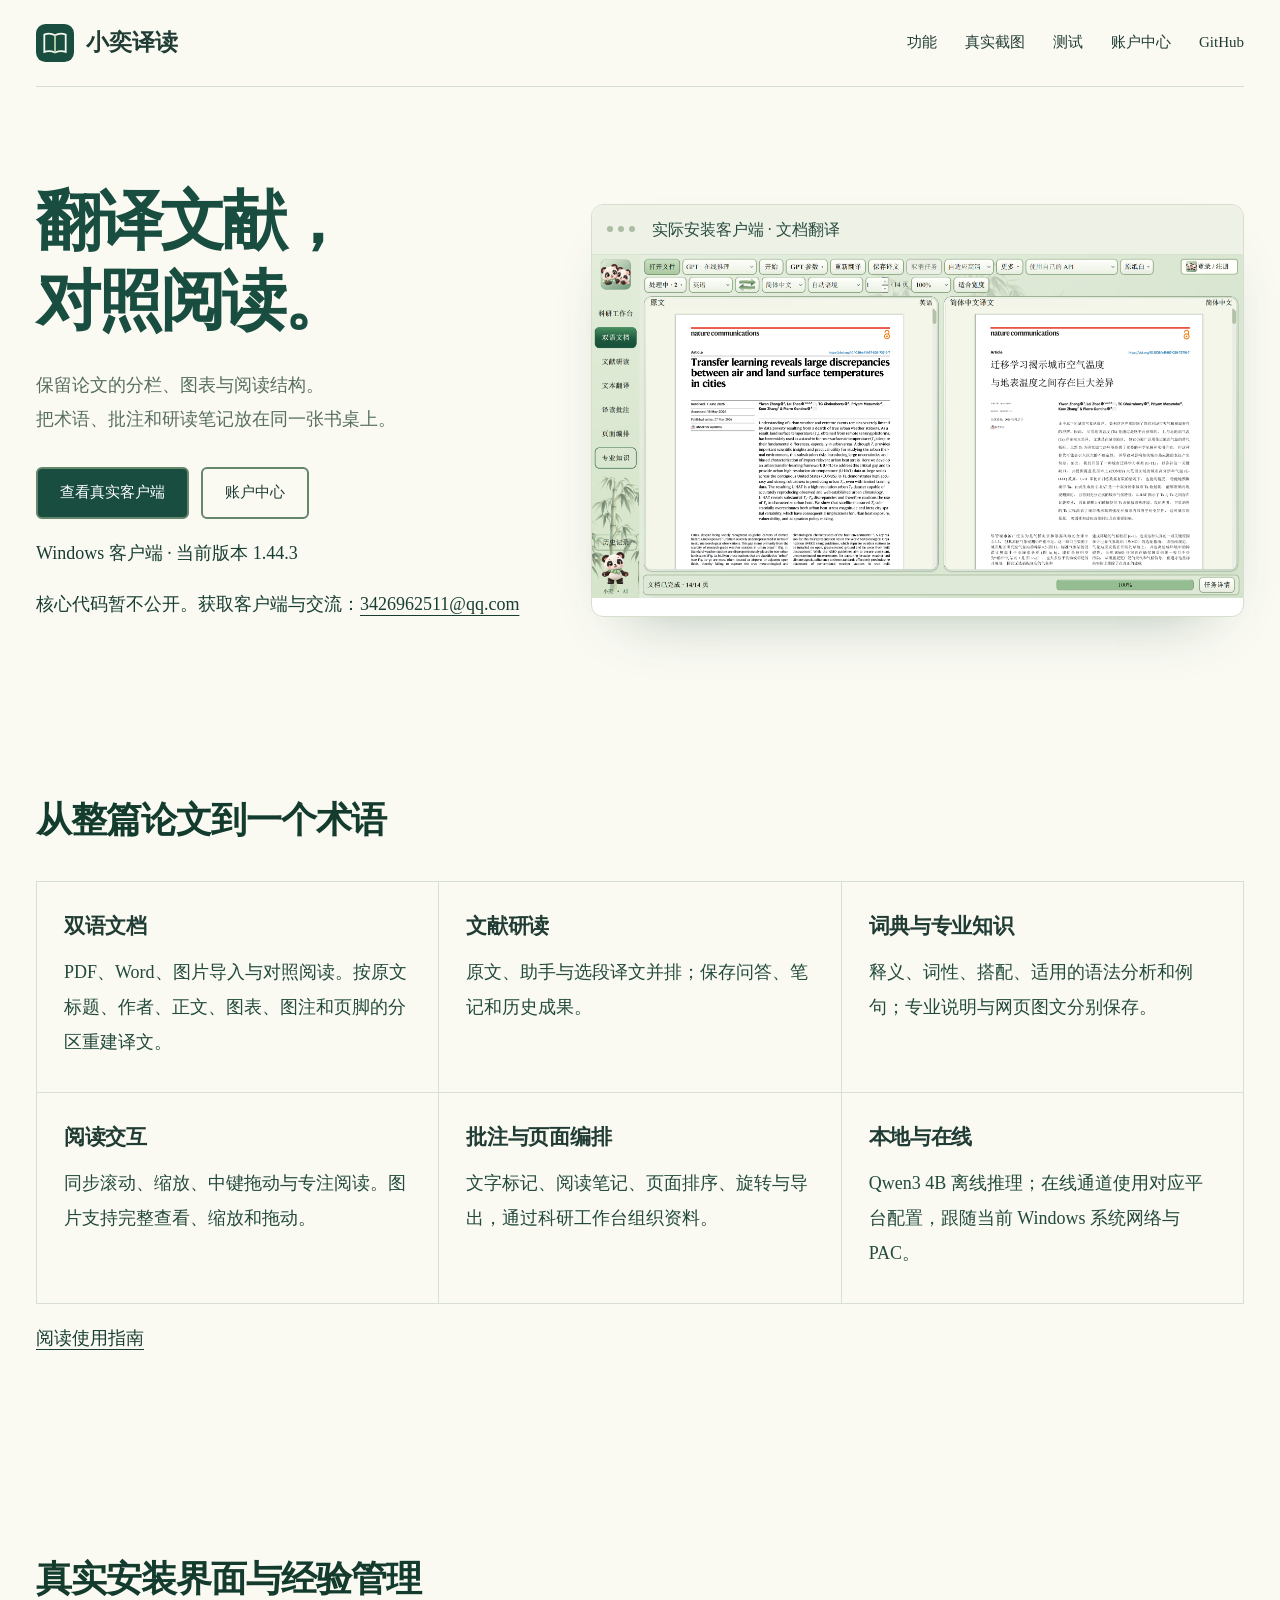
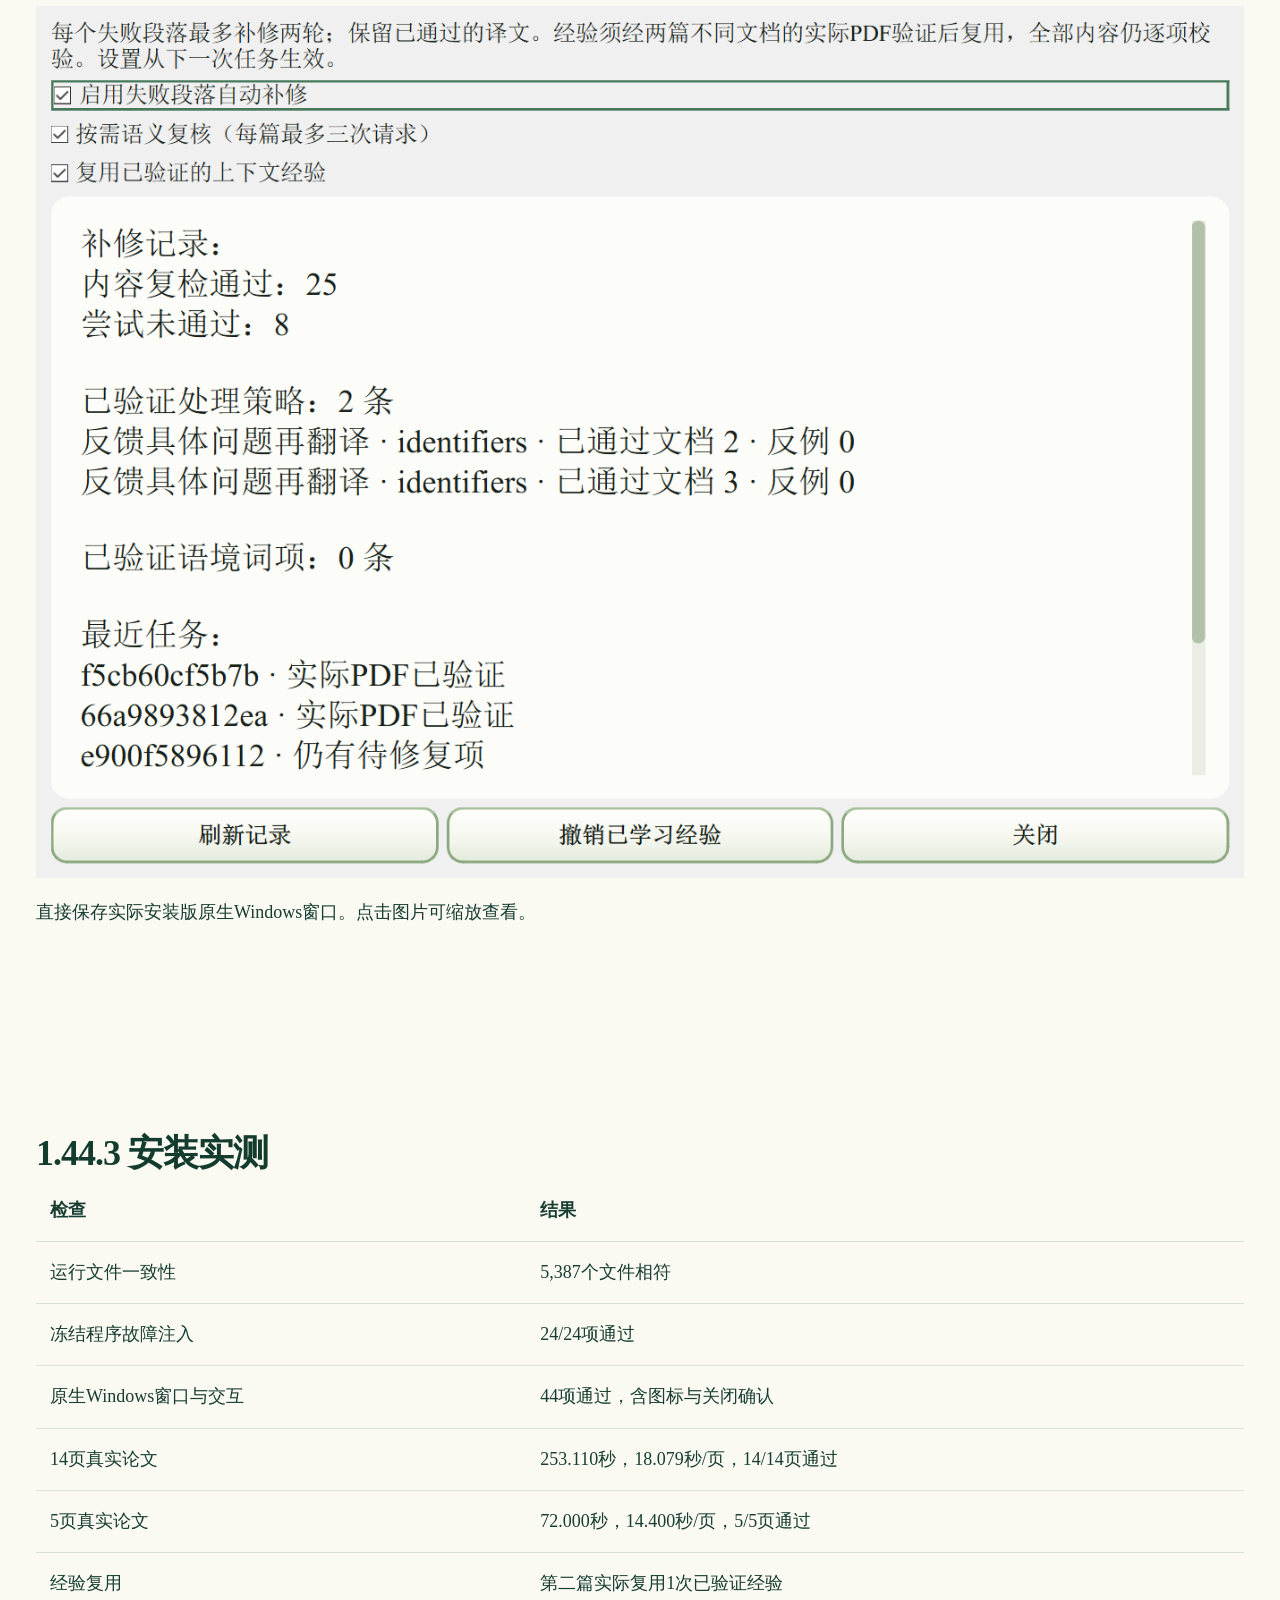
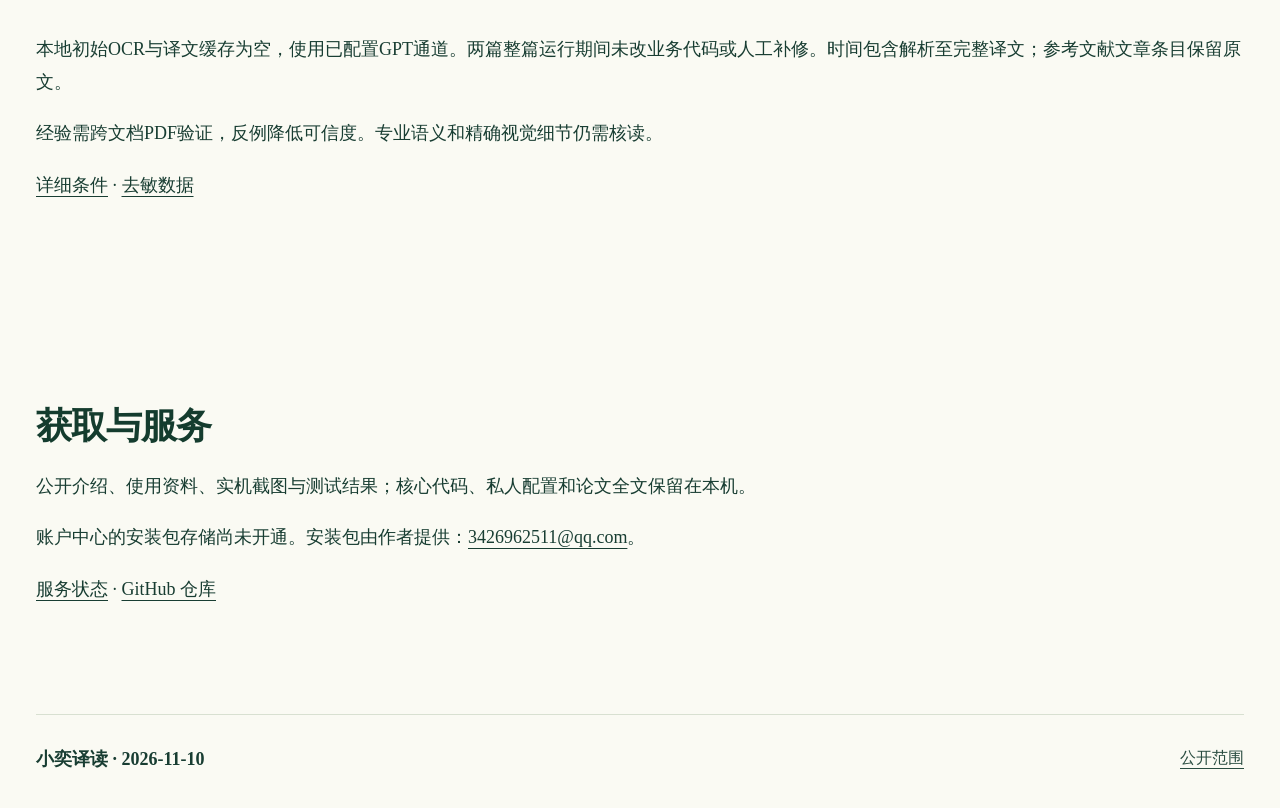
<file: docs/index.html>
<!doctype html>
<html lang="zh-CN"><head><meta charset="utf-8"><meta name="viewport" content="width=device-width,initial-scale=1"><title>小奕译读 · 文献翻译与双语阅读</title><meta name="description" content="Windows双语文献阅读、PDF翻译、专业知识、实机截图与实际测试记录。"><link rel="icon" href="assets/favicon.svg" type="image/svg+xml"><link rel="stylesheet" href="site.css"><script defer src="site.js"></script></head>
<body><a class="skip" href="#main">跳转到正文</a><header><a class="brand" href="./"><img src="assets/favicon.svg" width="38" height="38" alt=""><span>小奕译读</span></a><nav aria-label="主要导航"><a href="#features">功能</a><a href="#gallery">真实截图</a><a href="#results">测试</a><a href="https://xiaoyi-accounts.xiaoyi-account-deployment.workers.dev/">账户中心</a><a href="https://github.com/syj3426962511-glitch/xiaoyi-reader">GitHub</a></nav></header>
<main id="main"><section class="hero wrap"><div class="hero-copy"><h1>翻译文献，<br>对照阅读。</h1><p class="lead">保留论文的分栏、图表与阅读结构。<br>把术语、批注和研读笔记放在同一张书桌上。</p><div class="actions"><a class="button primary" href="#gallery">查看真实客户端</a><a class="button secondary" href="https://xiaoyi-accounts.xiaoyi-account-deployment.workers.dev/">账户中心</a></div><p>Windows 客户端 · 当前版本 1.44.3</p><p>核心代码暂不公开。获取客户端与交流：<a href="mailto:3426962511@qq.com">3426962511@qq.com</a></p></div><div class="hero-visual"><div class="window-bar"><span></span><span></span><span></span><p>实际安装客户端 · 文档翻译</p></div><button class="image-button" data-image="assets/06-installed-1.44.3-document.png" data-title="1.44.3实际安装客户端 · 文档翻译"><img src="assets/06-installed-1.44.3-document.png" alt="1.44.3实际安装客户端的双语文档页面" fetchpriority="high"></button></div></section>
<section class="wrap section" id="features"><div class="section-head"><h2>从整篇论文到一个术语</h2></div><div class="features">
<article class="feature"><h3>双语文档</h3><p>PDF、Word、图片导入与对照阅读。按原文标题、作者、正文、图表、图注和页脚的分区重建译文。</p></article>
<article class="feature"><h3>文献研读</h3><p>原文、助手与选段译文并排；保存问答、笔记和历史成果。</p></article>
<article class="feature"><h3>词典与专业知识</h3><p>释义、词性、搭配、适用的语法分析和例句；专业说明与网页图文分别保存。</p></article>
<article class="feature"><h3>阅读交互</h3><p>同步滚动、缩放、中键拖动与专注阅读。图片支持完整查看、缩放和拖动。</p></article>
<article class="feature"><h3>批注与页面编排</h3><p>文字标记、阅读笔记、页面排序、旋转与导出，通过科研工作台组织资料。</p></article>
<article class="feature"><h3>本地与在线</h3><p>Qwen3 4B 离线推理；在线通道使用对应平台配置，跟随当前 Windows 系统网络与 PAC。</p></article></div><p><a href="https://github.com/syj3426962511-glitch/xiaoyi-reader/blob/main/guides/USER_GUIDE.md">阅读使用指南</a></p></section>
<section class="wrap section" id="gallery"><h2>真实安装界面与经验管理</h2><button class="image-button" data-image="assets/07-installed-1.44.3-experience.png" data-title="1.44.3 实际经验管理"><img src="assets/07-installed-1.44.3-experience.png" alt="实际客户端的经验管理记录" loading="lazy" style="max-width:100%;height:auto"></button><p>直接保存实际安装版原生Windows窗口。点击图片可缩放查看。</p></section>
<section class="wrap section" id="results"><h2>1.44.3 安装实测</h2><div class="table-scroll"><table><thead><tr><th>检查</th><th>结果</th></tr></thead><tbody><tr><td>运行文件一致性</td><td>5,387个文件相符</td></tr><tr><td>冻结程序故障注入</td><td>24/24项通过</td></tr><tr><td>原生Windows窗口与交互</td><td>44项通过，含图标与关闭确认</td></tr><tr><td>14页真实论文</td><td>253.110秒，18.079秒/页，14/14页通过</td></tr><tr><td>5页真实论文</td><td>72.000秒，14.400秒/页，5/5页通过</td></tr><tr><td>经验复用</td><td>第二篇实际复用1次已验证经验</td></tr></tbody></table></div><p>本地初始OCR与译文缓存为空，使用已配置GPT通道。两篇整篇运行期间未改业务代码或人工补修。时间包含解析至完整译文；参考文献文章条目保留原文。</p><p>经验需跨文档PDF验证，反例降低可信度。专业语义和精确视觉细节仍需核读。</p><p><a href="https://github.com/syj3426962511-glitch/xiaoyi-reader/blob/main/guides/RELEASE-1.44.3.md">详细条件</a> · <a href="results/05-validation-1.44.3.json">去敏数据</a></p></section><section class="wrap section"><h2>获取与服务</h2><p>公开介绍、使用资料、实机截图与测试结果；核心代码、私人配置和论文全文保留在本机。</p><p>账户中心的安装包存储尚未开通。安装包由作者提供：<a href="mailto:3426962511@qq.com">3426962511@qq.com</a>。</p><p><a href="service-status.html">服务状态</a> · <a href="https://github.com/syj3426962511-glitch/xiaoyi-reader">GitHub 仓库</a></p></section></main>
<footer class="wrap"><p>小奕译读 · 2026-11-10</p><a href="https://github.com/syj3426962511-glitch/xiaoyi-reader/blob/main/PUBLICATION_SCOPE.md">公开范围</a></footer>
<dialog id="image-dialog" aria-labelledby="image-title"><div class="viewer-head"><h2 id="image-title">完整图片</h2><div class="viewer-controls"><button type="button" data-zoom="out" aria-label="缩小">−</button><output id="zoom-value">100%</output><button type="button" data-zoom="in" aria-label="放大">+</button><button type="button" id="fit-image">适合窗口</button><button type="button" id="close-image">关闭 ×</button></div></div><div id="image-stage"><img id="viewer-image" alt="" draggable="false"></div></dialog></body></html>
</file>
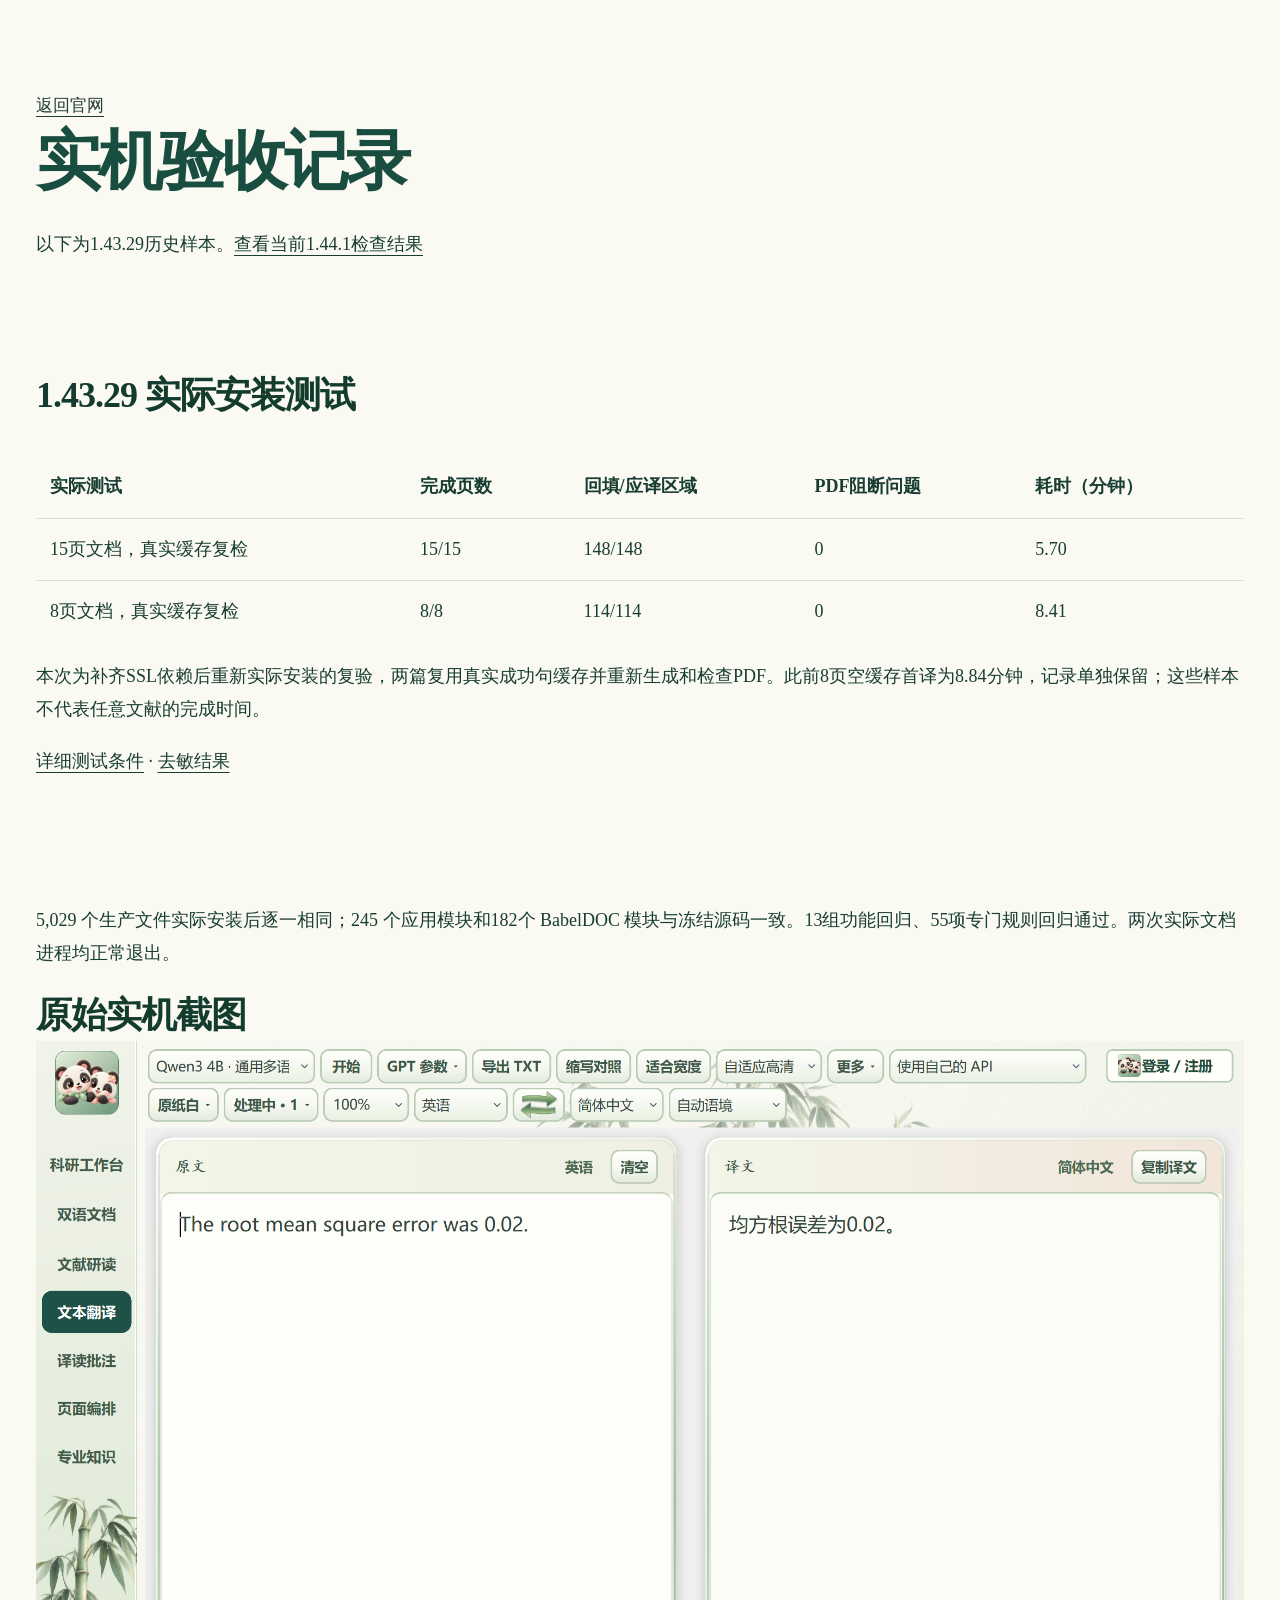
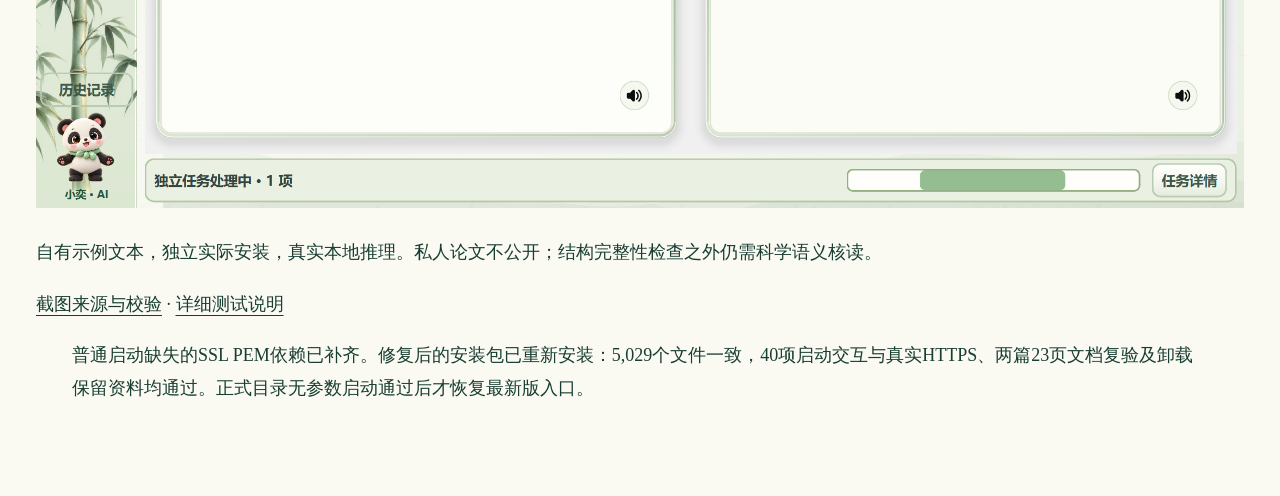
<file: docs/validation/index.html>
<!doctype html><html lang="zh-CN"><head><meta charset="utf-8"><meta name="viewport" content="width=device-width,initial-scale=1"><link rel="stylesheet" href="../site.css"><title>1.43.29 实机验收</title></head><body><main class="wrap section"><a href="../">返回官网</a><h1>实机验收记录</h1><p>以下为1.43.29历史样本。<a href="https://github.com/syj3426962511-glitch/xiaoyi-reader/blob/main/guides/TESTING.md">查看当前1.44.1检查结果</a></p><section class="section" id="results"><div class="section-head"><h2>1.43.29 实际安装测试</h2></div><div class="table-scroll"><table><thead><tr><th>实际测试</th><th>完成页数</th><th>回填/应译区域</th><th>PDF阻断问题</th><th>耗时（分钟）</th></tr></thead><tbody><tr><td>15页文档，真实缓存复检</td><td>15/15</td><td>148/148</td><td>0</td><td>5.70</td></tr><tr><td>8页文档，真实缓存复检</td><td>8/8</td><td>114/114</td><td>0</td><td>8.41</td></tr></tbody></table></div><p>本次为补齐SSL依赖后重新实际安装的复验，两篇复用真实成功句缓存并重新生成和检查PDF。此前8页空缓存首译为8.84分钟，记录单独保留；这些样本不代表任意文献的完成时间。</p><p><a href="./">详细测试条件</a> · <a href="../results/01-validation-1.43.29.json">去敏结果</a></p></section><p>5,029 个生产文件实际安装后逐一相同；245 个应用模块和182个 BabelDOC 模块与冻结源码一致。13组功能回归、55项专门规则回归通过。两次实际文档进程均正常退出。</p><h2>原始实机截图</h2><a href="../assets/01-real-client-1.43.29.png"><img src="../assets/01-real-client-1.43.29.png" alt="1.43.29真实窗口" style="width:100%;height:auto"></a><p>自有示例文本，独立实际安装，真实本地推理。私人论文不公开；结构完整性检查之外仍需科学语义核读。</p><p><a href="../results/02-screenshot-1.43.29.json">截图来源与校验</a> · <a href="https://github.com/syj3426962511-glitch/xiaoyi-reader/blob/main/guides/TESTING.md">详细测试说明</a></p><p class="wrap">普通启动缺失的SSL PEM依赖已补齐。修复后的安装包已重新安装：5,029个文件一致，40项启动交互与真实HTTPS、两篇23页文档复验及卸载保留资料均通过。正式目录无参数启动通过后才恢复最新版入口。</p></main></body></html>
</file>
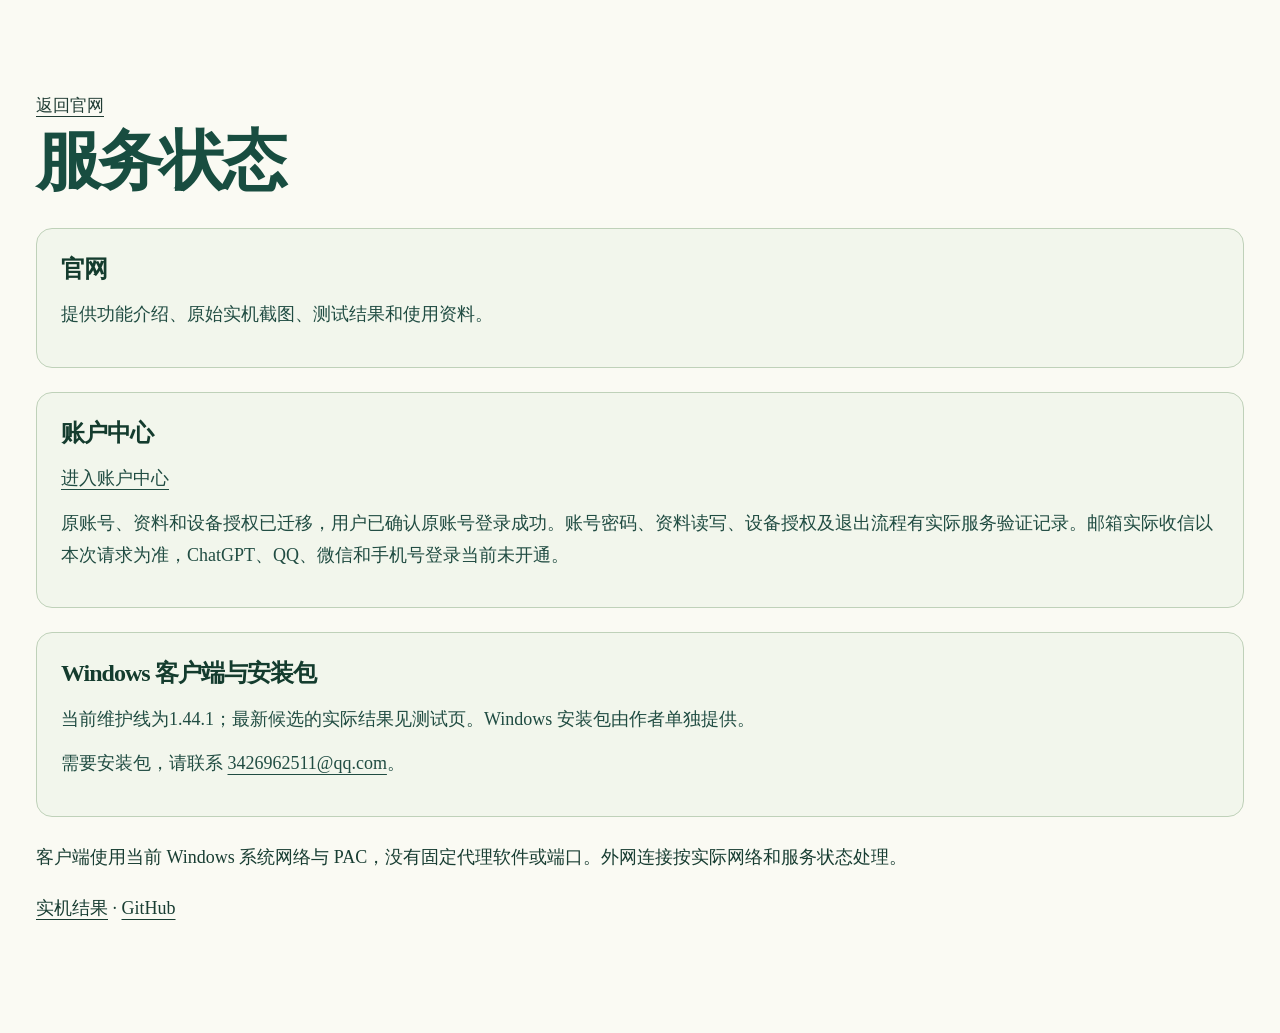
<file: docs/service-status.html>
<!doctype html><html lang="zh-CN"><head><meta charset="utf-8"><meta name="viewport" content="width=device-width,initial-scale=1"><title>小奕译读服务状态</title><link rel="stylesheet" href="site.css"></head><body><main class="wrap section"><a href="./">返回官网</a><h1>服务状态</h1><section class="service-notice"><h2>官网</h2><p>提供功能介绍、原始实机截图、测试结果和使用资料。</p></section><section class="service-notice" id="account"><h2>账户中心</h2><p><a href="https://xiaoyi-accounts.xiaoyi-account-deployment.workers.dev/">进入账户中心</a></p><p>原账号、资料和设备授权已迁移，用户已确认原账号登录成功。账号密码、资料读写、设备授权及退出流程有实际服务验证记录。邮箱实际收信以本次请求为准，ChatGPT、QQ、微信和手机号登录当前未开通。</p></section><section class="service-notice" id="download"><h2>Windows 客户端与安装包</h2><p>当前维护线为1.44.1；最新候选的实际结果见测试页。Windows 安装包由作者单独提供。</p><p>需要安装包，请联系 <a href="mailto:3426962511@qq.com">3426962511@qq.com</a>。</p></section><p>客户端使用当前 Windows 系统网络与 PAC，没有固定代理软件或端口。外网连接按实际网络和服务状态处理。</p><p><a href="validation/">实机结果</a> · <a href="https://github.com/syj3426962511-glitch/xiaoyi-reader">GitHub</a></p></main></body></html>
</file>
<file: docs/site.css>
:root{--paper:#fafaf3;--ink:#203c34;--jade:#184d40;--green:#668567;--muted:#63766b;--line:#d8e0d1;--soft:#edf1e6;--gold:#bb944c}*{box-sizing:border-box}html{scroll-behavior:smooth;scroll-padding-top:100px}body{margin:0;background:var(--paper);color:var(--ink);font-family:"Times New Roman","SimSun",serif;font-size:17px;line-height:1.85}a{color:inherit;text-underline-offset:5px}button{font:inherit}button,a{-webkit-tap-highlight-color:transparent}a:focus-visible,button:focus-visible,summary:focus-visible{outline:3px solid var(--gold);outline-offset:5px}.wrap{width:min(1240px,calc(100% - 72px));margin:auto}.skip{position:absolute;top:-80px;left:15px;z-index:50;background:white;padding:10px}.skip:focus{top:10px}header{display:flex;align-items:center;justify-content:space-between;gap:25px;width:min(1400px,calc(100% - 72px));margin:auto;padding:24px 0;border-bottom:1px solid var(--line)}.brand{display:flex;align-items:center;gap:12px;text-decoration:none;font-size:23px;font-weight:700;line-height:1.2}.brand small{display:block;letter-spacing:2px;font-size:10px;font-weight:500;margin-top:6px}.brand img{flex-shrink:0}nav{display:flex;align-items:center;gap:28px}nav a{text-decoration:none;font-size:15px}nav a:hover{color:#438b6f}.contact-small{font-size:14px;padding:8px 18px;border:1px solid var(--line);border-radius:6px;text-decoration:none}.hero{padding-top:94px;padding-bottom:65px;display:grid;grid-template-columns:.91fr 1.19fr;align-items:center;gap:55px}.eyebrow{font-size:12px;letter-spacing:2px;font-weight:650;color:var(--green);margin:0 0 21px}.dot{display:inline-block;width:7px;height:7px;background:#6f9669;border-radius:50%;margin-right:9px}h1,h2,h3,p{overflow-wrap:break-word}h1{font-size:clamp(46px,5.1vw,71px);line-height:1.23;letter-spacing:-3px;margin:0 0 26px;color:var(--jade);font-weight:750}.lead{font-size:19px;line-height:1.9;color:#576d5f;margin-bottom:31px}.actions{display:flex;gap:12px;flex-wrap:wrap}.button{display:inline-flex;align-items:center;justify-content:space-between;gap:22px;min-height:49px;padding:10px 22px;border:1px solid var(--line);border-radius:6px;text-decoration:none;font-size:15px}.primary{background:var(--jade);color:white;border-color:var(--jade)}.primary:hover{background:#28634e}.secondary:hover{background:var(--soft)}.hero-note{font-size:12px;line-height:1.9;color:var(--muted);margin:23px 0 0}.hero-visual{padding:0 0 18px;background:white;border:1px solid #d6dfce;border-radius:12px;box-shadow:0 28px 60px -38px #234e3a70;overflow:hidden;transform:rotate(-1deg)}.window-bar{display:flex;align-items:center;gap:5px;padding:10px 15px;background:#edf1e6;border-bottom:1px solid #d9e2d0}.window-bar>span{height:6px;width:6px;background:#acbda4;border-radius:50%}.window-bar p{margin:0 0 0 12px;font-size:10px;color:#5c735f}.hero-visual .image-button{border-radius:0}.image-button{display:block;border:0;padding:0;width:100%;background:none;cursor:zoom-in;overflow:hidden}.image-button img{width:100%;height:auto;display:block}.visual-caption{display:flex;justify-content:space-between;padding:13px 18px 0;font-size:12px;color:#496151}.visual-caption>span{font-size:10px;color:#7a8c7c}.metrics{border:1px solid var(--line);border-radius:8px;display:grid;grid-template-columns:repeat(4,1fr);background:#f2f5ea;padding:25px 0 0}.metrics>div{border-right:1px solid var(--line);padding:0 24px;text-align:center}.metrics>div:nth-child(4){border:0}.metrics strong{font-weight:650;display:block;color:var(--jade);font-size:30px;letter-spacing:-1px;font-variant-numeric:tabular-nums}.metrics span{display:block;font-size:13px;color:#64755f}.metrics>p{grid-column:1/-1;text-align:center;border-top:1px solid var(--line);padding:12px 20px;margin:21px 0 0;font-size:11px;color:var(--muted)}.metrics p a{margin-left:12px}.section{padding-top:90px;padding-bottom:90px}.section-head{display:flex;justify-content:space-between;align-items:flex-end;gap:50px;margin-bottom:35px}.section-head>p{max-width:350px;color:var(--muted);font-size:15px;margin:0 0 3px}h2{font-size:36px;line-height:1.45;letter-spacing:-1px;font-weight:650;color:var(--jade);margin:0}h3{font-size:21px;line-height:1.55;letter-spacing:-.3px;font-weight:650;margin:0 0 12px}.section-head .eyebrow{margin-bottom:11px}.features{display:grid;grid-template-columns:repeat(3,1fr);border-top:1px solid var(--line);border-left:1px solid var(--line)}.feature{padding:28px 27px 32px;border-right:1px solid var(--line);border-bottom:1px solid var(--line)}.num{font-size:13px;letter-spacing:2px;color:#88a07b;display:block;margin-bottom:18px}.feature p{font-size:14px;color:var(--muted);margin:0;line-height:1.95}.inline-note{display:flex;justify-content:space-between;gap:20px;margin-top:25px;font-size:13px;color:var(--muted)}.gallery-section{background:#edf1e6;border-top:1px solid var(--line);border-bottom:1px solid var(--line)}.notice{padding:21px 24px;border:1px solid #ccd8c1;border-left:3px solid #7c9b6d;border-radius:4px;background:#f8f9f1;margin-bottom:30px}.notice strong{font-size:15px;font-weight:650}.notice p{font-size:13px;color:var(--muted);margin:5px 0 0;line-height:1.9}.shots{display:grid;grid-template-columns:1fr 1fr;gap:30px 25px}.shot{background:var(--paper);border:1px solid #d2ddc8;border-radius:7px;overflow:hidden;min-width:0}.shot .image-button{border-bottom:1px solid var(--line)}.shot-copy{padding:22px 24px 24px}.shot-copy>span{float:right;color:#93a48b;font-size:13px;letter-spacing:2px}.shot h3{font-size:19px;margin-bottom:8px}.shot p{font-size:13px;margin:0;color:var(--muted);line-height:1.9}.text-link{display:inline-block;font-size:14px;margin-top:25px}.result-grid{display:grid;grid-template-columns:1.1fr 1fr;gap:24px}.result-main,.timing{border:1px solid var(--line);border-radius:6px;padding:31px 34px}.result-main{background:#f1f4e9}.pill{display:inline-block;font-size:12px;background:#dfe9d3;color:var(--jade);padding:4px 12px;border-radius:20px;margin-bottom:22px}.result-main h3{font-size:25px;margin-bottom:26px}dl{margin:0}dl>div{display:flex;justify-content:space-between;gap:20px;padding:12px 0;border-bottom:1px solid #d5dfcb;font-size:13px}dt{color:#5d725f}dd{margin:0;white-space:nowrap;font-weight:650}.muted{font-size:12px;color:var(--muted)}.result-main>.muted{margin-bottom:0}.time{display:flex;align-items:baseline;gap:13px}.time strong{font-size:49px;letter-spacing:-2px;color:var(--jade);font-variant-numeric:tabular-nums;font-weight:600}.time span{font-size:13px;color:var(--muted)}.timing>p:not(.eyebrow):not(.muted){font-size:14px;color:#586f60}.cache-split{display:flex;gap:3px;height:35px;margin:26px 0 18px}.cache-split span{background:#4c7b61;color:#fff;text-align:center;font-size:11px;line-height:35px;min-width:65px;white-space:nowrap;border-radius:3px}.cache-split span+span{background:#c3a05c;color:#263d2b}.page-detail{margin-top:25px;border:1px solid var(--line);border-radius:5px}.page-detail>summary{padding:18px 24px;cursor:pointer;font-size:15px;font-weight:650}.page-detail summary span{font-size:12px;font-weight:400;float:right;color:var(--muted)}.table-wrap{overflow:auto;padding:0 22px 20px}table{border-collapse:collapse;width:100%;font-size:13px;text-align:left}td,th{border-bottom:1px solid var(--line);padding:10px 12px;font-variant-numeric:tabular-nums}th{font-weight:650;color:#506a56}tr:last-child td{border:0}.result-links{display:flex;gap:25px;flex-wrap:wrap;font-size:13px;margin:22px 0 28px}.limits{margin-bottom:0;background:#fbf7ec;border-color:#e2d6b9;border-left-color:#c1a86a}.workflow{border-top:1px solid var(--line);padding-top:55px}.workflow ol{list-style:none;display:grid;grid-template-columns:repeat(4,1fr);padding:0;margin:38px 0 0;gap:25px}.workflow li{position:relative;padding:22px 0;border-top:2px solid #b6cbaa}.workflow b{color:#97ae87;font-size:13px;letter-spacing:2px}.workflow h3{font-size:19px;margin:13px 0 5px}.workflow p{font-size:13px;color:var(--muted);margin:0}.faq-section{background:#f0f2e8;border-top:1px solid var(--line)}.faqs{display:grid;grid-template-columns:1fr 1fr;gap:0 48px}.faqs details{border-top:1px solid #d2ddc8;padding:0}.faqs summary{font-size:16px;padding:22px 0;cursor:pointer;font-weight:550}.faqs p{font-size:14px;color:var(--muted);margin:0 0 22px}.contact{display:flex;align-items:center;justify-content:space-between;padding-top:85px;padding-bottom:85px;gap:40px}.contact h2{font-size:39px}.contact p:not(.eyebrow){font-size:14px;color:var(--muted);margin-bottom:0}.email{font-size:clamp(17px,2.3vw,30px);text-decoration:none;display:flex;align-items:center;gap:30px;border-bottom:1px solid #a6ba9c;padding-bottom:15px;color:var(--jade);white-space:nowrap}.email:hover{color:#43876b}.email span{color:#7f9e72}footer{display:flex;justify-content:space-between;gap:35px;border-top:1px solid var(--line);padding:28px 0 32px;font-size:13px}footer p{margin:0;font-weight:600}footer p span{font-weight:400;font-size:11px;color:var(--muted)}footer>div{display:flex;flex-wrap:wrap;gap:5px 22px;max-width:480px;justify-content:flex-end;font-size:12px}footer div>span{width:100%;text-align:right;color:var(--muted);font-size:11px}dialog{position:fixed;width:min(96vw,1700px);height:94vh;max-width:96vw;max-height:94vh;padding:0;border:1px solid #778d7a;border-radius:10px;background:#f1f4eb;color:var(--ink);overflow:hidden}dialog::backdrop{background:#102820d9;backdrop-filter:blur(4px)}dialog[open]{display:flex;flex-direction:column}.viewer-head{display:flex;justify-content:space-between;align-items:center;gap:15px;padding:13px 20px;border-bottom:1px solid #cad7bf;flex-shrink:0}.viewer-head h2{font-size:17px;letter-spacing:0}.viewer-controls{display:flex;align-items:center;gap:8px}.viewer-controls button{border:1px solid #a9bea0;border-radius:5px;background:#fffef8;color:var(--jade);font-size:13px;padding:6px 12px;cursor:pointer}.viewer-controls output{font-size:12px;min-width:46px;text-align:center}#image-stage{flex:1;min-height:0;overflow:hidden;display:flex;align-items:center;justify-content:center;padding:16px;cursor:grab;touch-action:none}#image-stage:active{cursor:grabbing}#viewer-image{display:block;width:100%;height:100%;object-fit:contain;transform-origin:center;user-select:none;will-change:transform}.viewer-help{text-align:center;font-size:11px;color:var(--muted);padding:8px;margin:0;border-top:1px solid #d4decc;flex-shrink:0}.no-scroll{overflow:hidden}
@media(min-width:1600px){.hero{gap:80px;grid-template-columns:.85fr 1.35fr}}@media(max-width:1000px){header{gap:15px}nav{gap:18px}.hero{gap:30px;padding-top:65px;grid-template-columns:1fr 1fr}h1{font-size:52px}.lead{font-size:16px}.button{padding:9px 16px;font-size:13px}.contact-small{display:none}.section-head{gap:25px}.features{grid-template-columns:repeat(2,1fr)}.inline-note{display:block}.inline-note a{display:block;margin-top:8px}.result-main,.timing{padding:25px}.time strong{font-size:41px}.contact{gap:25px}.email{gap:15px}}@media(max-width:720px){.wrap,header{width:calc(100% - 36px)}body{font-size:16px}header{padding:19px 0;flex-wrap:wrap;gap:19px}.brand{font-size:21px}nav{width:100%;justify-content:space-between;gap:8px}nav a{font-size:13px}.hero{padding-top:45px;padding-bottom:36px;grid-template-columns:1fr;gap:35px}h1{font-size:52px;letter-spacing:-2px}.lead{font-size:17px}.hero-visual{transform:none}.hero-note{font-size:11px}.metrics{grid-template-columns:repeat(2,1fr);gap:20px 0;padding-top:20px}.metrics>div{padding:0 10px}.metrics>div:nth-child(2){border-right:0}.metrics strong{font-size:27px}.metrics span{font-size:12px}.metrics>p{margin-top:0;font-size:10px;line-height:1.8}.section{padding-top:55px;padding-bottom:55px}.section-head{display:block;margin-bottom:25px}h2{font-size:29px}.section-head>p{margin-top:15px;font-size:14px;max-width:none}.eyebrow{font-size:10px;letter-spacing:1.4px}.feature{padding:22px 18px}.feature h3{font-size:18px}.feature p{font-size:12px}.num{margin-bottom:12px}.shots,.result-grid,.faqs{grid-template-columns:1fr}.shots{gap:20px}.shot-copy{padding:18px 20px}.notice{padding:16px 18px}.notice p{font-size:12px}.time strong{font-size:45px}.page-detail>summary{font-size:13px;padding:16px}.page-detail summary span{display:block;float:none;margin-top:5px;font-size:11px}.table-wrap{padding:0 8px 12px}table{font-size:11px}td,th{padding:9px 8px;white-space:nowrap}.result-links{font-size:12px;gap:12px 20px}.workflow ol{grid-template-columns:repeat(2,1fr);gap:10px 20px}.workflow h3{font-size:18px}.contact{display:block;padding-top:55px;padding-bottom:55px}.contact h2{font-size:33px}.email{margin-top:28px;width:fit-content;font-size:22px;gap:28px}footer{display:block;padding-bottom:22px}footer>div{margin-top:18px;justify-content:flex-start;font-size:11px}footer div>span{text-align:left}.viewer-head{display:block;padding:12px}.viewer-head h2{font-size:14px;margin-bottom:9px}.viewer-controls{justify-content:space-between;gap:5px}.viewer-controls button{font-size:11px;padding:5px 8px}.viewer-controls output{font-size:11px}#image-stage{padding:5px}.viewer-help{font-size:10px}}@media(prefers-reduced-motion:reduce){html{scroll-behavior:auto}*{transition:none!important}}

.shots > .shot:only-child{grid-column:1/-1}.hero-visual{transform:none}

/* Service availability uses normal readable text. */
.service-notice{margin-top:24px;margin-bottom:24px;padding:24px;border:1px solid #bfd1b9;border-radius:16px;background:#f2f6ec}.service-notice h2{font-size:24px;line-height:1.4;margin:0 0 12px}.service-notice p{font-size:18px;line-height:1.8;color:#204c42;margin:12px 0}.table-scroll{overflow:auto}.table-scroll table{width:100%;border-collapse:collapse;font-size:18px}.table-scroll th,.table-scroll td{text-align:left;padding:14px;border-bottom:1px solid #d9e3d5}

/* Current product information stays readable. */
.hero-note,.window-bar p,.visual-caption,.visual-caption>span,.metrics span,.metrics>p,.feature p,.inline-note,.faq-section p,footer,footer div,footer div>span{font-size:16px;color:#294c40}.brand small{display:none}.hero-note{line-height:1.8}.viewer-help{display:none}

/* Readable product copy and distinct controls. */
body,button,input,select,textarea{font-family:"Times New Roman","SimSun",serif}p,li,td,th,summary{font-size:18px;color:#183d32}button,.button{border:2px solid #64866b}img{max-width:100%;height:auto}.hero-visual img{display:block;width:100%}.feature p{font-size:18px;color:#234a3c}.hero-copy p{font-size:18px}.section h2{color:#143c2e}@media(max-width:600px){header nav{flex-wrap:wrap}header{flex-wrap:wrap;gap:12px}p,li,td,th,summary{font-size:17px}}
</file>
